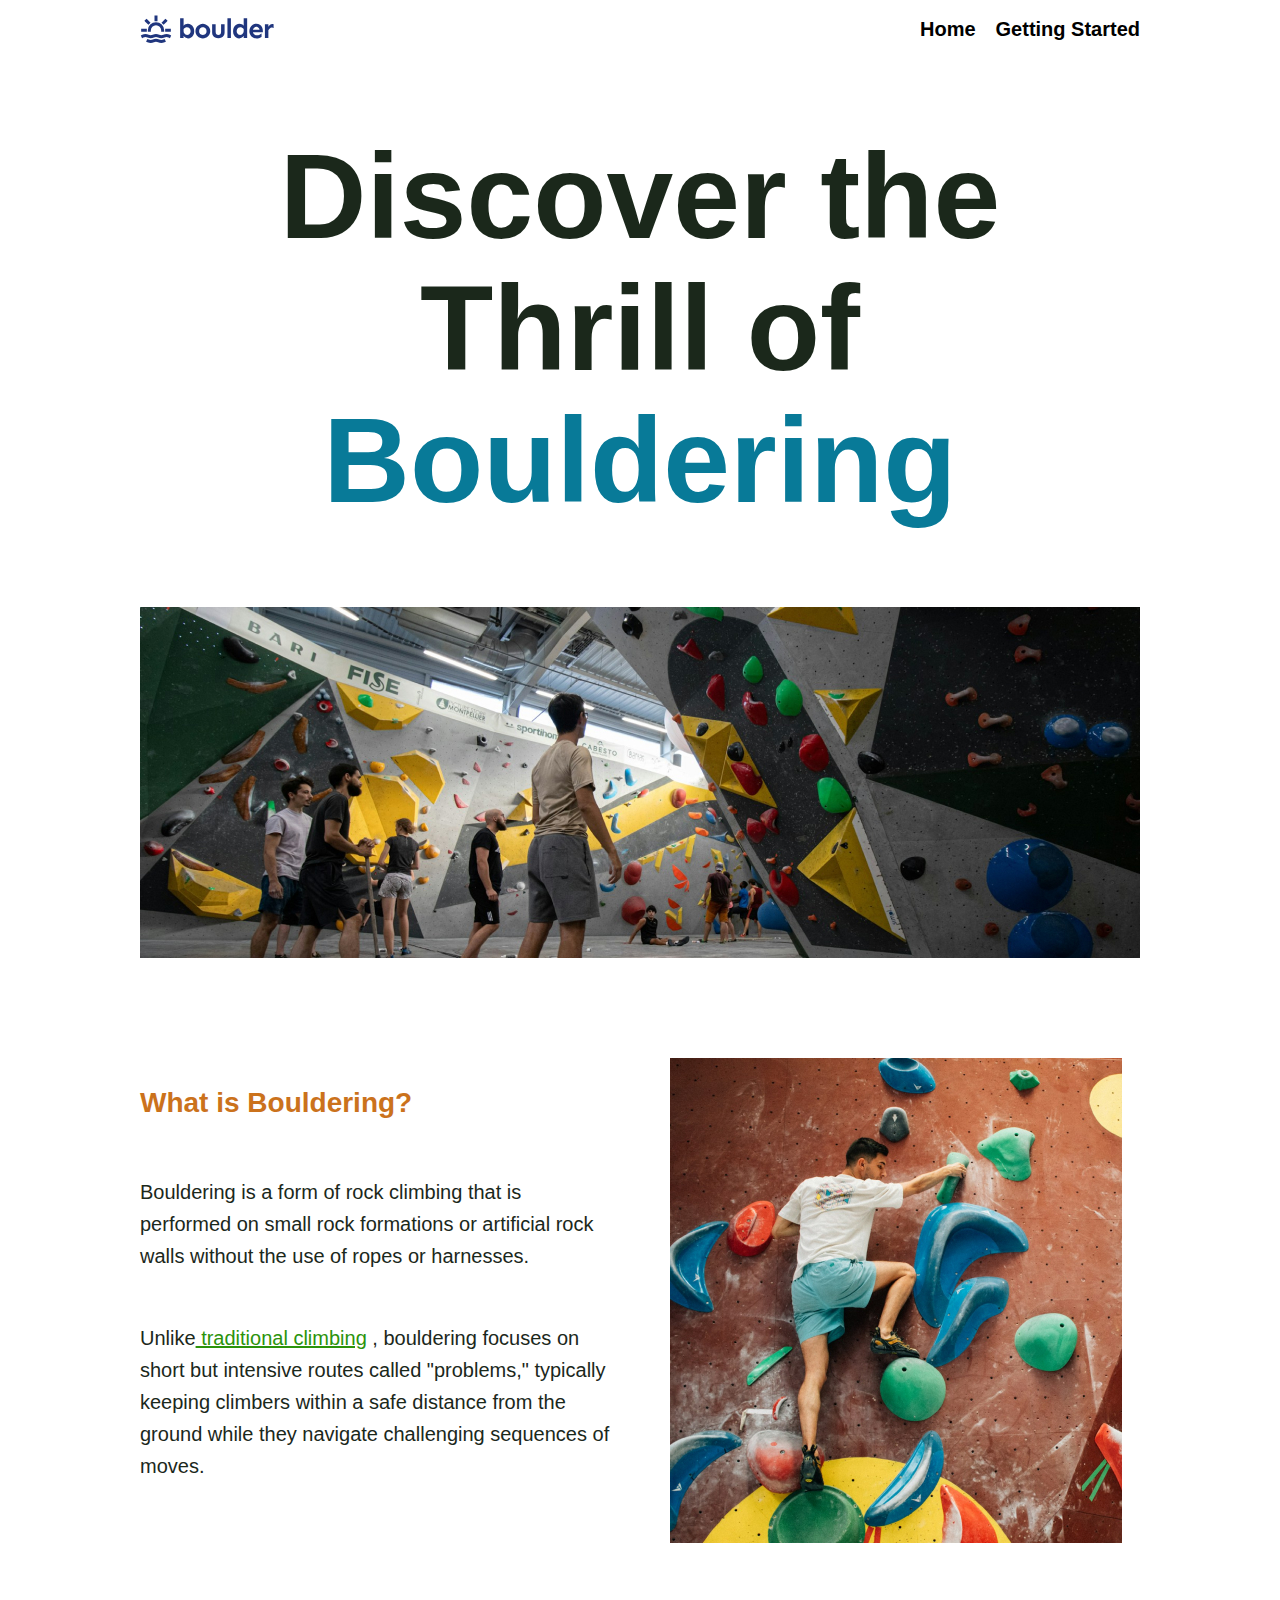
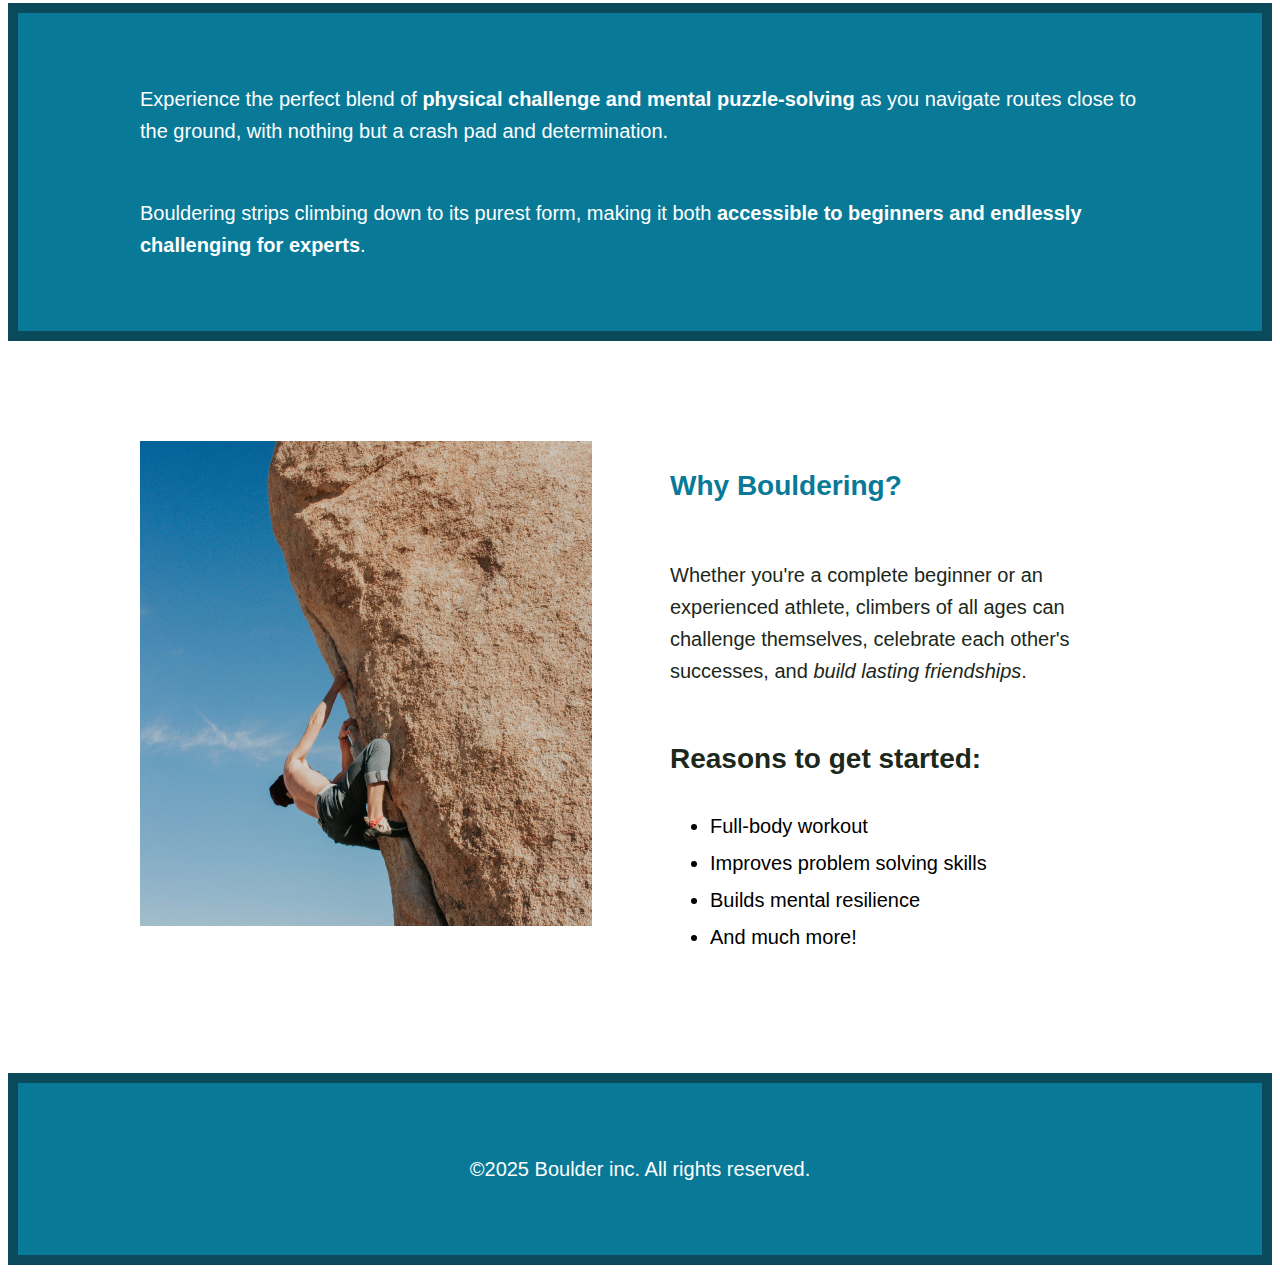
<file: index.html>
<!DOCTYPE html>
<html lang="en">
    <head>
        <title>First Project</title>
        <link rel="stylesheet" href="css/style.css">
    </head>

    <body>
        <div class="wrapper">
            <header>
                <img src="images/logo.svg" alt="logo">

                <nav class="primary-navigation" aria-label="primary-navigation">
                    <ul>
                        <li><a href="index.html">Home</a></li>
                        <li><a href="getting-started.html">Getting
                            Started
                        </a></li>
                    </ul>
                </nav>
            </header>
        </div>

            <main>
                <div class="wrapper">
                    <h1>Discover the Thrill of <span class="teal-text">Bouldering</span></h1>

                    <img src="images/bouldering-gym.jpg" alt="An indoor bouldering gym, with a lot of people.">
                </div>
                <section>
                    <div class="wrapper">
                        <div class="two-column-layout">
                            <div>
                                <h2>What is Bouldering?</h2>
                                <p>Bouldering is a form of rock climbing that is performed on small rock formations or artificial rock walls without the use of ropes or harnesses. </p>

                                <p>Unlike<a href="getting-started.html"> traditional climbing</a> , bouldering focuses on short but intensive routes called "problems," typically keeping climbers within a safe distance from the ground while they navigate challenging sequences of moves.</p> 
                            </div>
                            <img src="images/what-is-bouldering.jpg" alt="A man attempting a bouldering problem at an indoor gym ">
                        </div>
                    </div>
                    <div class="teal-bg">
                        <div class="wrapper">
                            <p>Experience the perfect blend of <strong>physical challenge and mental puzzle-solving</strong> as you navigate routes close to the ground, with nothing but a crash pad and determination.</p>
                            <p>Bouldering strips climbing down to its purest form, making it both <strong>accessible to beginners and endlessly challenging for experts</strong>.</p>
                        </div>
                    </div>

                </section>
                <div class="wrapper">
                <section>   
                    <div class="two-column-layout">
                        <img src="images/why-bouldering.jpg" alt="A person climbing a large boulder outdoors with a blue sky in the background">         
                        <div>
                            <h2 class="teal-text">Why Bouldering?</h2>
                            <p>Whether you're a complete beginner or an experienced athlete, climbers of all ages can challenge themselves, celebrate each other's successes, and <em>build lasting friendships</em>.</p>
                            
                            <h3>Reasons to get started:</h3>
                            <ul>
                                <li>Full-body workout</li>
                                <li>Improves problem solving skills</li>
                                <li>Builds mental resilience</li>
                                <li>And much more!</li>
                            </ul>
                        </div>
                    </div>
                    </section>
                    </div>
            </main>
            <footer class="teal-bg">
                <p>©2025 Boulder inc. All rights reserved.</p>  
            </footer>
        
    </body>
</html>
</file>
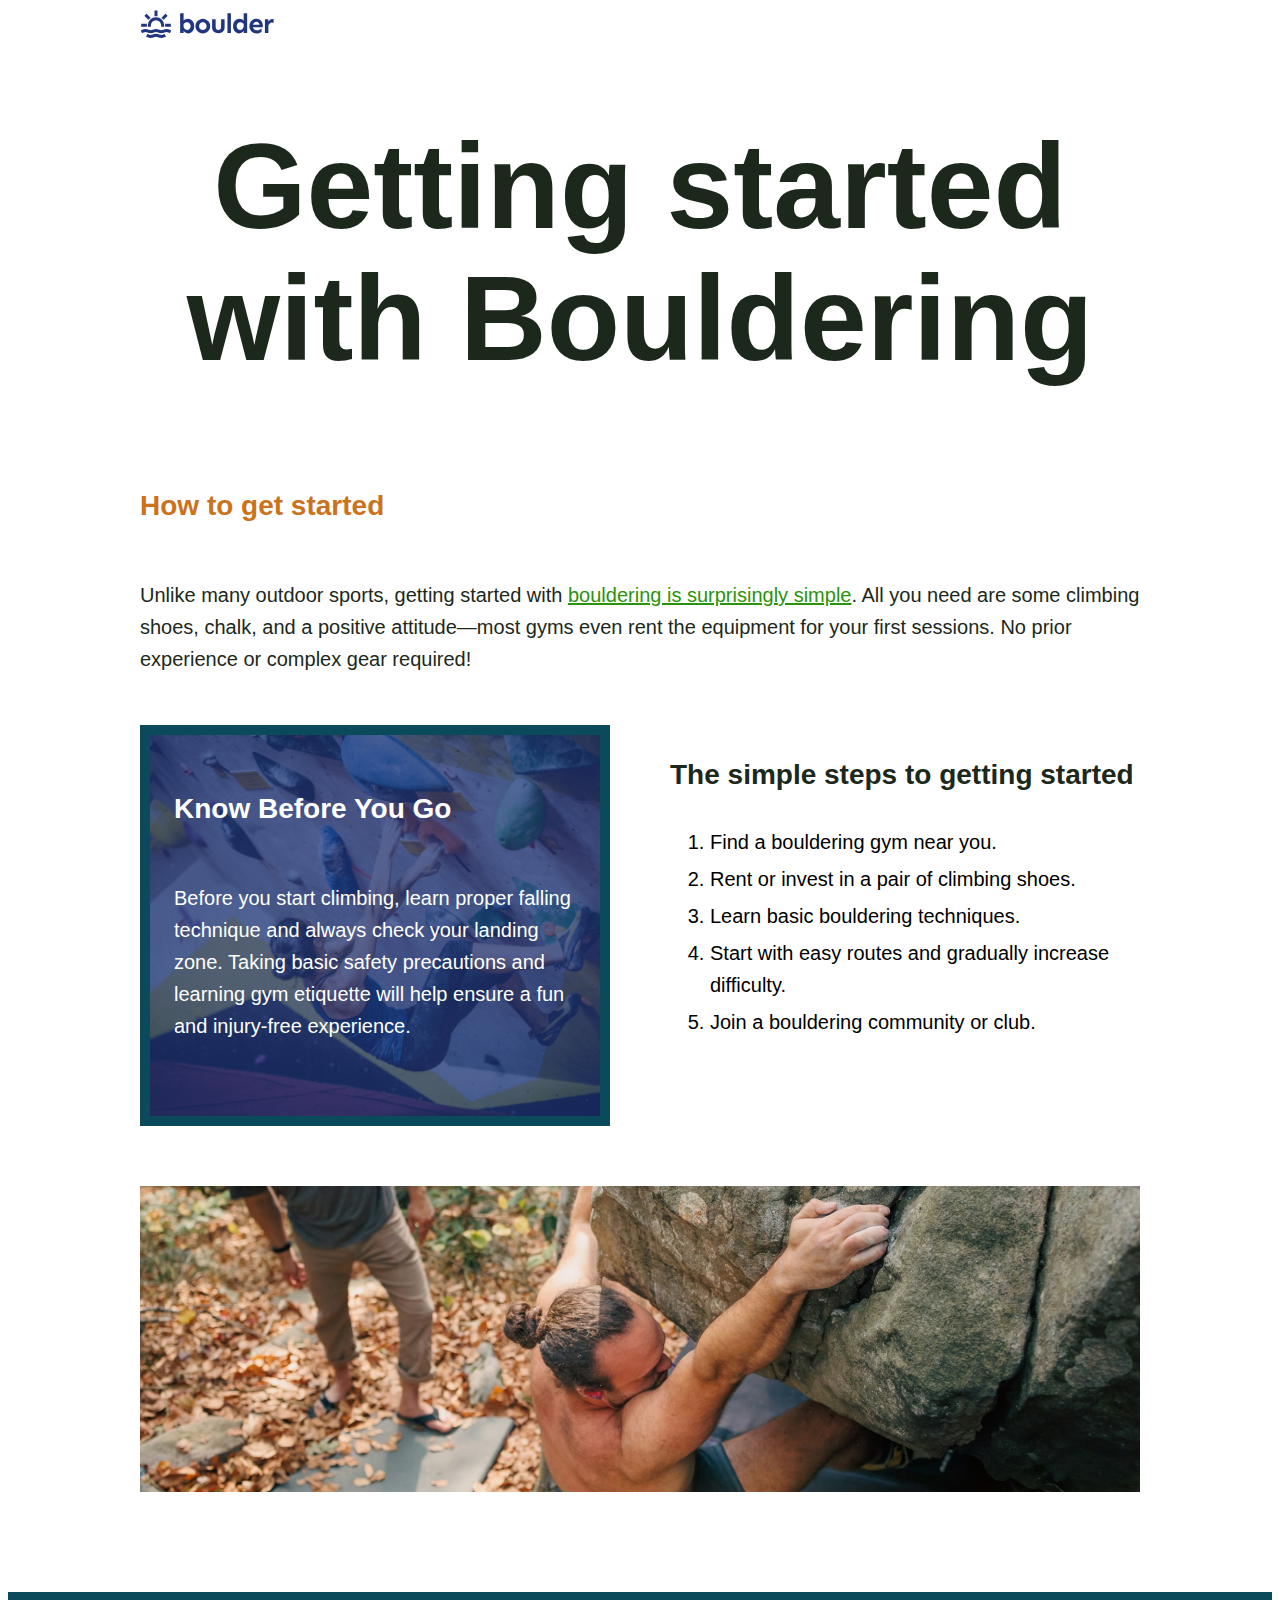
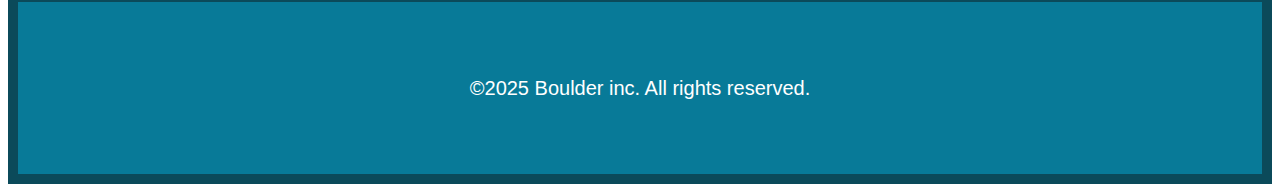
<file: getting-started.html>
<!DOCTYPE html>
<html lang="en">
<head>
    <meta charset="UTF-8">
    <title>Bouldering!</title>
    <link rel="stylesheet" href="css/style.css">
</head>
    <body>
        <div class="wrapper">
        <header> 
            <img src="images/logo.svg" alt="logo">
        </header>

        <main>
            <h1>Getting started with Bouldering</h1>

            <section>
                <h2>How to get started</h2>
                <p>Unlike many outdoor sports, getting started with <a href="index.html">bouldering is surprisingly simple</a>. All you need are some climbing shoes, chalk, and a positive attitude—most gyms even rent the equipment for your first sessions. No prior experience or complex gear required!</p>
                
                <div class="two-column-layout">
                    <div class="climber-bg">
                        <h3>Know Before You Go</h2>
                        <p>Before you start climbing, learn proper falling technique and always check your landing zone. Taking basic safety precautions and learning gym etiquette will help ensure a fun and injury-free experience.</p>
                    </div>
                    <div>
                        <h3>The simple steps to getting started</h3>
                        <ol>
                            <li>Find a bouldering gym near you.</li>
                            <li>Rent or invest in a pair of climbing shoes.</li>
                            <li>Learn basic bouldering techniques.</li>
                            <li>Start with easy routes and gradually increase difficulty.</li>
                            <li>Join a bouldering community or club.</li>
                        </ol>
                    </div>
                    </div>
                    <img src="images/getting-started-outdoors.jpg" alt="An overhead angle of a shirtless man climbing a boulder outdoors.">

                </section>
            </main>
        </div>
        <footer class="teal-bg">
            <p>©2025 Boulder inc. All rights reserved.</p>
        </footer>
    </body>
</html>
</file>
<file: css/style.css>
* {
    box-sizing: border-box;
}


body {
    font-family: sans-serif;
    color: #1B281B;
    font-size: 1.25rem;
    line-height: 1.6;
}

p {
    margin-block: 50px;
}



h1 {
    font-size: 4.5rem;
    text-align: center;
    line-height: 1.1 ;

    @media (width > 720px) {
        font-size: 7.5rem;
    }
}

h2 {
    color: #cb721c;
    font-size: 1.75rem;
}

h3 {
    font-size: 1.75rem;
}

a {
    color: #2b930b;
}

a:hover,
a:focus-visible {
    color: #4689ad;
}

img {
    display: block;
    max-inline-size: 100%;
}

ul,
ol {
    color: black;
}

li {
    margin-block: 5px;
}

section {
    margin-block: 100px;
}

header {
    display: flex;
    justify-content: space-between;
    gap: 20px;
}

.primary-navigation ul {
    display: flex;
    gap: 20px;
    list-style: none;
    margin: 0;
    padding: 0;
}

.primary-navigation a {
    color: black;
    font-weight: bold;
    text-decoration: none;
}

.primary-navigation a:hover,
.primary-navigation a:focus-visible {
    color: #2b930b;
}

.wrapper {
    max-inline-size: 1000px;
    margin-inline: auto; 
}

.two-column-layout {
    display: grid;
    gap: 60px;
    margin-block-end: 60px;

    @media (width >  720px) {
        grid-template-columns: 1fr 1fr;
    }
}



.teal-text {
    color: #087A98;
}

.teal-bg {
    color: #fff;
    padding: 20px;
    border: #0b4a5a solid 10px;
    background-color: #087A98;
}

.climber-bg{
    color: #fff;
    background-image: url('../images/simple-steps.jpg');
    padding: 24px;
    border: #0b4a5a solid 10px;
    background-repeat: no-repeat;
    background-position: center;
    background-size: cover;
}

footer {
    text-align: center;
}
</file>
